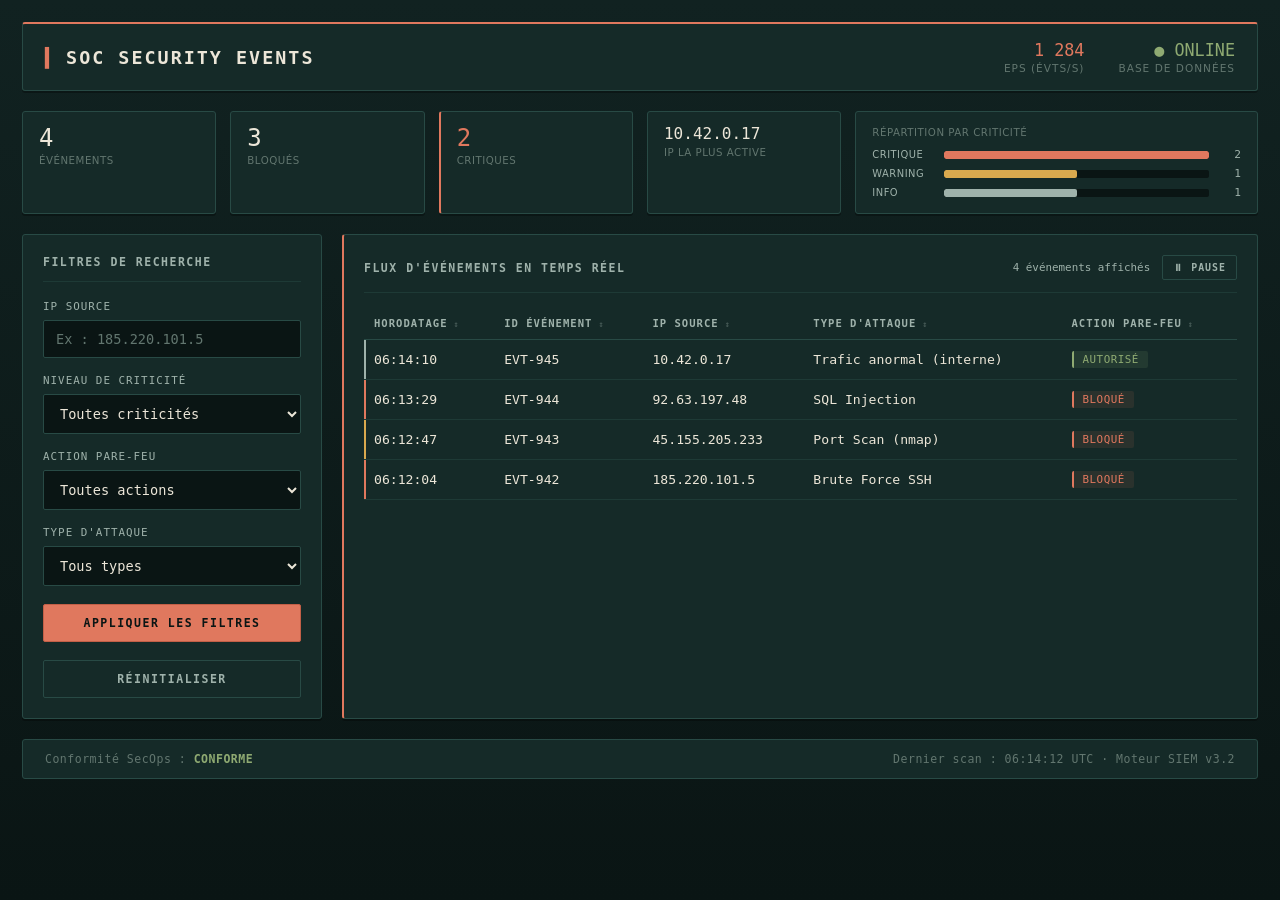
<file: TP2_MATHIEU_MARTIGNY/index.html>
<!DOCTYPE html>
<html lang="fr">
<head>
    <meta charset="UTF-8">
    <meta name="viewport" content="width=device-width, initial-scale=1.0">
    <title>SOC Security Events — Console SecOps</title>
    <link rel="stylesheet" href="styles.css">
</head>
<body>

    <!-- ÉTAPE 1.1 — Header (Flexbox à l'étape 2.3) -->
    <header class="topbar">
        <h1 class="topbar__title">SOC Security Events</h1>
        <ul class="kpi">
            <li class="kpi__item">
                <span class="kpi__value" id="eps">1 284</span>
                <span class="kpi__label">EPS (évts/s)</span>
            </li>
            <li class="kpi__item">
                <span class="kpi__value kpi__value--ok">● ONLINE</span>
                <span class="kpi__label">Base de données</span>
            </li>
        </ul>
    </header>

    <!-- Bandeau de synthèse : cartes KPI + graphe CSS (recalculés en direct) -->
    <section class="summary" aria-label="Synthèse des événements">
        <div class="stat">
            <span class="stat__value" id="stat-total">0</span>
            <span class="stat__label">Événements</span>
        </div>
        <div class="stat">
            <span class="stat__value" id="stat-blocked">0</span>
            <span class="stat__label">Bloqués</span>
        </div>
        <div class="stat stat--alert">
            <span class="stat__value" id="stat-crit">0</span>
            <span class="stat__label">Critiques</span>
        </div>
        <div class="stat">
            <span class="stat__value stat__value--ip" id="stat-topip">—</span>
            <span class="stat__label">IP la plus active</span>
        </div>
        <div class="stat stat--chart">
            <span class="stat__label">Répartition par criticité</span>
            <div class="chart" id="chart"></div>
        </div>
    </section>

    <main class="grid">

        <!-- ÉTAPE 1.2 — Formulaire de filtrage (filtres avancés) -->
        <aside class="panel filters">
            <h2 class="panel__title">Filtres de recherche</h2>
            <form class="filters__form" action="#" method="get">
                <label class="field">
                    <span class="field__label">IP source</span>
                    <input type="text" name="ip" placeholder="Ex : 185.220.101.5" aria-label="Filtrer par IP source">
                </label>
                <label class="field">
                    <span class="field__label">Niveau de criticité</span>
                    <select name="criticite">
                        <option value="">Toutes criticités</option>
                        <option value="critique">Critique</option>
                        <option value="warning">Warning</option>
                        <option value="info">Info</option>
                    </select>
                </label>
                <label class="field">
                    <span class="field__label">Action pare-feu</span>
                    <select name="action">
                        <option value="">Toutes actions</option>
                        <option value="Bloqué">Bloqué</option>
                        <option value="Autorisé">Autorisé</option>
                    </select>
                </label>
                <label class="field">
                    <span class="field__label">Type d'attaque</span>
                    <select name="type">
                        <option value="">Tous types</option>
                    </select>
                </label>
                <input type="submit" value="Appliquer les filtres" class="btn">
                <button type="button" class="btn btn--ghost filters__reset">Réinitialiser</button>
            </form>
        </aside>

        <!-- ÉTAPE 1.3 — Tableau des événements SIEM -->
        <section class="panel events">
            <div class="events__head">
                <h2 class="panel__title">Flux d'événements en temps réel</h2>
                <div class="events__controls">
                    <span class="events__count" id="count" aria-live="polite">4 événements</span>
                    <button type="button" id="toggleLive" class="btn btn--ghost btn--sm" aria-pressed="true">⏸ Pause</button>
                </div>
            </div>

            <div class="events__scroll">
                <table class="events__table">
                    <caption class="sr-only">Journal des événements de sécurité, triable et filtrable</caption>
                    <thead>
                        <tr>
                            <th scope="col"><button type="button" class="th-sort" data-key="time">Horodatage <span class="th-sort__ind"></span></button></th>
                            <th scope="col"><button type="button" class="th-sort" data-key="id">ID Événement <span class="th-sort__ind"></span></button></th>
                            <th scope="col"><button type="button" class="th-sort" data-key="ip">IP Source <span class="th-sort__ind"></span></button></th>
                            <th scope="col"><button type="button" class="th-sort" data-key="type">Type d'Attaque <span class="th-sort__ind"></span></button></th>
                            <th scope="col"><button type="button" class="th-sort" data-key="action">Action Pare-feu <span class="th-sort__ind"></span></button></th>
                        </tr>
                    </thead>
                    <tbody>
                        <!-- Lignes d'amorçage (Étape 1.3). Le script les lit puis gère le tableau. -->
                        <tr data-criticite="critique">
                            <td data-label="Horodatage">06:12:04</td>
                            <td data-label="ID Événement">EVT-942</td>
                            <td data-label="IP Source">185.220.101.5</td>
                            <td data-label="Type d'Attaque">Brute Force SSH</td>
                            <td data-label="Action Pare-feu"><span class="tag tag--blocked">Bloqué</span></td>
                        </tr>
                        <tr data-criticite="warning">
                            <td data-label="Horodatage">06:12:47</td>
                            <td data-label="ID Événement">EVT-943</td>
                            <td data-label="IP Source">45.155.205.233</td>
                            <td data-label="Type d'Attaque">Port Scan (nmap)</td>
                            <td data-label="Action Pare-feu"><span class="tag tag--blocked">Bloqué</span></td>
                        </tr>
                        <tr data-criticite="critique">
                            <td data-label="Horodatage">06:13:29</td>
                            <td data-label="ID Événement">EVT-944</td>
                            <td data-label="IP Source">92.63.197.48</td>
                            <td data-label="Type d'Attaque">SQL Injection</td>
                            <td data-label="Action Pare-feu"><span class="tag tag--blocked">Bloqué</span></td>
                        </tr>
                        <tr data-criticite="info">
                            <td data-label="Horodatage">06:14:10</td>
                            <td data-label="ID Événement">EVT-945</td>
                            <td data-label="IP Source">10.42.0.17</td>
                            <td data-label="Type d'Attaque">Trafic anormal (interne)</td>
                            <td data-label="Action Pare-feu"><span class="tag tag--allowed">Autorisé</span></td>
                        </tr>
                        <tr class="events__empty" style="display:none">
                            <td colspan="5" data-label="">Aucun événement ne correspond aux filtres.</td>
                        </tr>
                    </tbody>
                </table>
            </div>
        </section>

    </main>

    <footer class="statusbar">
        <span>Conformité SecOps : <strong class="statusbar__ok">CONFORME</strong></span>
        <span>Dernier scan : 06:14:12 UTC · Moteur SIEM v3.2</span>
    </footer>

    <script src="script.js"></script>
</body>
</html>
</file>
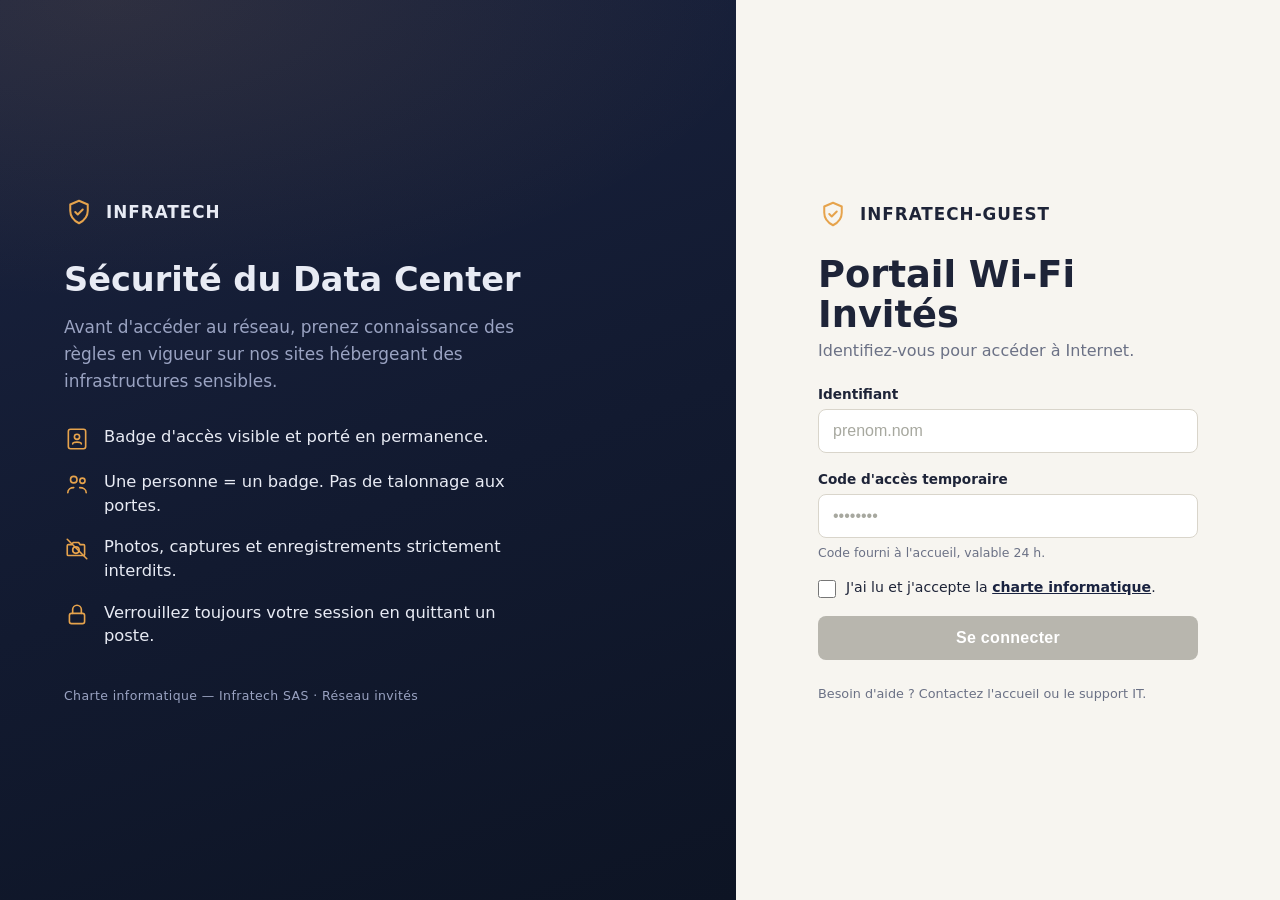
<file: TP3_MATHIEU_MARTIGNY/index.html>
<!DOCTYPE html>
<html lang="fr">
<head>
    <meta charset="UTF-8">
    <meta name="viewport" content="width=device-width, initial-scale=1.0">
    <title>Infratech-Guest — Portail Wi-Fi Invités</title>
    <link rel="stylesheet" href="styles.css">
</head>
<body>

    <main class="portal">

        <!-- ============================================================= -->
        <!-- COLONNE ILLUSTRATION (gauche) — masquée sur mobile            -->
        <!-- Consignes de sécurité physique du Data Center                -->
        <!-- ============================================================= -->
        <section class="aside">
            <div class="aside__inner">

                <div class="brand">
                    <svg class="brand__logo" viewBox="0 0 24 24" aria-hidden="true">
                        <path d="M12 3l7 3v5c0 5-3 8-7 10-4-2-7-5-7-10V6l7-3z"/>
                        <path d="M9 12l2 2 4-4"/>
                    </svg>
                    <span class="brand__name">Infratech</span>
                </div>

                <h2 class="aside__title">Sécurité du Data Center</h2>
                <p class="aside__lead">
                    Avant d'accéder au réseau, prenez connaissance des règles
                    en vigueur sur nos sites hébergeant des infrastructures sensibles.
                </p>

                <ul class="rules">
                    <li class="rule">
                        <svg class="rule__icon" viewBox="0 0 24 24" aria-hidden="true">
                            <rect x="4" y="3" width="16" height="18" rx="2"/>
                            <circle cx="12" cy="10" r="2.4"/>
                            <path d="M8 16.5c0-2.2 8-2.2 8 0"/>
                        </svg>
                        <span>Badge d'accès visible et porté en permanence.</span>
                    </li>
                    <li class="rule">
                        <svg class="rule__icon" viewBox="0 0 24 24" aria-hidden="true">
                            <circle cx="9" cy="8" r="3"/>
                            <path d="M3.5 20c0-3 2.7-4.7 5.5-4.7"/>
                            <circle cx="17" cy="9" r="2.4"/>
                            <path d="M14.5 15.4c3 0 6 1.4 6 4.6"/>
                        </svg>
                        <span>Une personne = un badge. Pas de talonnage aux portes.</span>
                    </li>
                    <li class="rule">
                        <svg class="rule__icon" viewBox="0 0 24 24" aria-hidden="true">
                            <path d="M4 8h3l1.5-2h5L15 8h3a1 1 0 0 1 1 1v8a1 1 0 0 1-1 1H4a1 1 0 0 1-1-1V9a1 1 0 0 1 1-1z"/>
                            <circle cx="11" cy="13" r="3"/>
                            <line x1="3" y1="3" x2="21" y2="21"/>
                        </svg>
                        <span>Photos, captures et enregistrements strictement interdits.</span>
                    </li>
                    <li class="rule">
                        <svg class="rule__icon" viewBox="0 0 24 24" aria-hidden="true">
                            <rect x="5" y="10.5" width="14" height="9.5" rx="2"/>
                            <path d="M8 10.5V7a4 4 0 0 1 8 0v3.5"/>
                        </svg>
                        <span>Verrouillez toujours votre session en quittant un poste.</span>
                    </li>
                </ul>

                <p class="aside__foot">Charte informatique — Infratech SAS · Réseau invités</p>
            </div>
        </section>

        <!-- ============================================================= -->
        <!-- COLONNE FORMULAIRE (droite) — toujours visible               -->
        <!-- ============================================================= -->
        <section class="login">
            <div class="login__inner">

                <div class="brand brand--light">
                    <svg class="brand__logo" viewBox="0 0 24 24" aria-hidden="true">
                        <path d="M12 3l7 3v5c0 5-3 8-7 10-4-2-7-5-7-10V6l7-3z"/>
                        <path d="M9 12l2 2 4-4"/>
                    </svg>
                    <span class="brand__name">Infratech-Guest</span>
                </div>

                <h1 class="login__title">Portail Wi-Fi Invités</h1>
                <p class="login__sub">Identifiez-vous pour accéder à Internet.</p>

                <form class="auth" action="#" method="post">
                    <label class="field">
                        <span class="field__label">Identifiant</span>
                        <input type="text" name="identifiant" autocomplete="username"
                               placeholder="prenom.nom" required>
                    </label>

                    <label class="field">
                        <span class="field__label">Code d'accès temporaire</span>
                        <input type="password" name="code" autocomplete="one-time-code"
                               placeholder="••••••••" required>
                        <span class="field__hint">Code fourni à l'accueil, valable 24 h.</span>
                    </label>

                    <label class="check">
                        <input type="checkbox" id="charte" name="charte">
                        <span>J'ai lu et j'accepte la <a href="#">charte informatique</a>.</span>
                    </label>

                    <button type="submit" id="connexion" class="btn" disabled>Se connecter</button>
                </form>

                <p class="auth__success" hidden>
                    <svg viewBox="0 0 24 24" aria-hidden="true" class="auth__check">
                        <circle cx="12" cy="12" r="9"/><path d="M8 12l3 3 5-5"/>
                    </svg>
                    Connexion réussie — accès Internet autorisé.
                </p>

                <p class="login__foot">Besoin d'aide ? Contactez l'accueil ou le support IT.</p>
            </div>
        </section>

    </main>

    <script>
        // Petit plus (hors CSS) : la charte doit être acceptée pour activer le bouton.
        const chk  = document.getElementById('charte');
        const btn  = document.getElementById('connexion');
        const form = document.querySelector('.auth');
        const ok   = document.querySelector('.auth__success');

        function sync() { btn.disabled = !chk.checked; }
        chk.addEventListener('change', sync);
        sync();

        form.addEventListener('submit', function (e) {
            e.preventDefault();
            if (!chk.checked) return;
            form.hidden = true;
            ok.hidden = false;
        });
    </script>

</body>
</html>
</file>
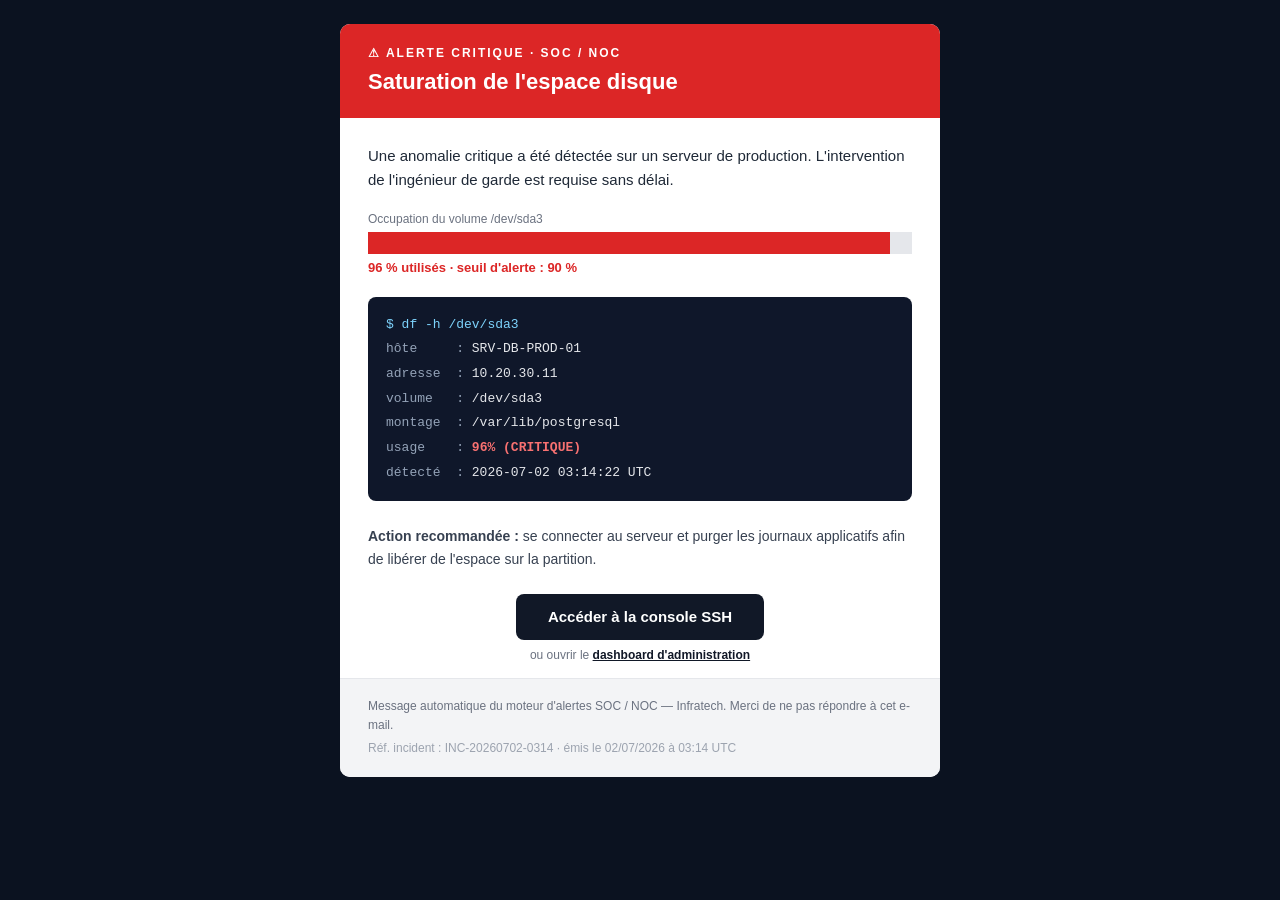
<file: TP4_MATHIEU_MARTIGNY/index.html>
<!DOCTYPE html>
<html lang="fr" xmlns:v="urn:schemas-microsoft-com:vml" xmlns:o="urn:schemas-microsoft-com:office:office">
<head>
    <meta charset="UTF-8">
    <meta name="viewport" content="width=device-width, initial-scale=1.0">
    <meta name="x-apple-disable-message-reformatting">
    <title>Alerte critique SOC/NOC</title>
    <!--
        SPEC 1 - Squelette : aucune feuille CSS externe, aucune balise de style
        globale dans l'en-tete. Chaque element stylise porte son propre attribut
        style="" en ligne. Le seul en-tete present ne sert qu'aux metadonnees.
    -->
</head>
<body style="margin:0; padding:0; background-color:#0b1220;">

    <!-- Texte d'aperçu (preheader) masqué : ce que voit l'ingénieur dans la liste des mails -->
    <div style="display:none; max-height:0; overflow:hidden; mso-hide:all;">
        [CRITIQUE] SRV-DB-PROD-01 — /dev/sda3 à 96% — intervention immédiate requise.
    </div>

    <!-- SPEC 2 — Tableau principal de centrage (100%) = fond sombre -->
    <table role="presentation" width="100%" cellpadding="0" cellspacing="0" border="0"
           style="border-collapse:collapse; background-color:#0b1220;">
        <tr>
            <td align="center" style="padding:24px 12px;">

                <!--[if mso]>
                <table role="presentation" width="600" cellpadding="0" cellspacing="0" border="0"><tr><td>
                <![endif]-->

                <!-- SPEC 2 — Conteneur centré, 100% mais limité à max-width:600px -->
                <table role="presentation" width="100%" cellpadding="0" cellspacing="0" border="0"
                       style="border-collapse:collapse; width:100%; max-width:600px; margin:0 auto; background-color:#ffffff; border-radius:10px; overflow:hidden;">

                    <!-- SPEC 3 — Bandeau rouge vif #dc2626 = CRITIQUE -->
                    <tr>
                        <td bgcolor="#dc2626" style="background-color:#dc2626; padding:22px 28px;">
                            <div style="font-family:Arial,Helvetica,sans-serif; color:#ffffff; font-size:12px; font-weight:bold; letter-spacing:2px;">
                                &#9888; ALERTE CRITIQUE &middot; SOC / NOC
                            </div>
                            <div style="font-family:Arial,Helvetica,sans-serif; color:#ffffff; font-size:22px; font-weight:bold; line-height:1.25; margin-top:8px;">
                                Saturation de l'espace disque
                            </div>
                        </td>
                    </tr>

                    <!-- Corps du message -->
                    <tr>
                        <td style="padding:26px 28px 8px 28px;">
                            <p style="font-family:Arial,Helvetica,sans-serif; font-size:15px; line-height:1.6; color:#1f2937; margin:0 0 20px 0;">
                                Une anomalie critique a été détectée sur un serveur de production.
                                L'intervention de l'ingénieur de garde est requise sans délai.
                            </p>

                            <!-- Barre d'utilisation 96% construite en TABLEAU (pas d'image) -->
                            <div style="font-family:Arial,Helvetica,sans-serif; font-size:12px; color:#6b7280; margin:0 0 6px 0;">
                                Occupation du volume /dev/sda3
                            </div>
                            <table role="presentation" width="100%" cellpadding="0" cellspacing="0" border="0" style="border-collapse:collapse; margin-bottom:6px;">
                                <tr>
                                    <td width="96%" bgcolor="#dc2626" style="background-color:#dc2626; height:22px; font-size:0; line-height:0;">&nbsp;</td>
                                    <td width="4%" bgcolor="#e5e7eb" style="background-color:#e5e7eb; height:22px; font-size:0; line-height:0;">&nbsp;</td>
                                </tr>
                            </table>
                            <div style="font-family:Arial,Helvetica,sans-serif; font-size:13px; font-weight:bold; color:#dc2626; margin:0 0 22px 0;">
                                96 % utilisés &middot; seuil d'alerte : 90 %
                            </div>

                            <!-- SPEC 4 — Variables système en TEXTE monospace (résilient, non-image) -->
                            <table role="presentation" width="100%" cellpadding="0" cellspacing="0" border="0" style="border-collapse:collapse; margin-bottom:24px;">
                                <tr>
                                    <td bgcolor="#0f172a" style="background-color:#0f172a; padding:16px 18px; border-radius:8px;">
                                        <div style="font-family:Consolas,'Courier New',monospace; font-size:13px; line-height:1.9; color:#e5e7eb;">
                                            <span style="color:#7dd3fc;">$ df -h /dev/sda3</span><br>
                                            <span style="color:#94a3b8;">hôte&nbsp;&nbsp;&nbsp;&nbsp;&nbsp;:</span> SRV-DB-PROD-01<br>
                                            <span style="color:#94a3b8;">adresse&nbsp;&nbsp;:</span> 10.20.30.11<br>
                                            <span style="color:#94a3b8;">volume&nbsp;&nbsp;&nbsp;:</span> /dev/sda3<br>
                                            <span style="color:#94a3b8;">montage&nbsp;&nbsp;:</span> /var/lib/postgresql<br>
                                            <span style="color:#94a3b8;">usage&nbsp;&nbsp;&nbsp;&nbsp;:</span> <span style="color:#f87171; font-weight:bold;">96% (CRITIQUE)</span><br>
                                            <span style="color:#94a3b8;">détecté&nbsp;&nbsp;:</span> 2026-07-02 03:14:22 UTC
                                        </div>
                                    </td>
                                </tr>
                            </table>

                            <p style="font-family:Arial,Helvetica,sans-serif; font-size:14px; line-height:1.6; color:#374151; margin:0 0 24px 0;">
                                <strong>Action recommandée :</strong> se connecter au serveur et purger
                                les journaux applicatifs afin de libérer de l'espace sur la partition.
                            </p>

                            <!-- SPEC 5 — Bouton CTA construit avec une CELLULE de tableau stylisée -->
                            <table role="presentation" cellpadding="0" cellspacing="0" border="0" align="center" style="margin:0 auto 8px auto;">
                                <tr>
                                    <td align="center" bgcolor="#111827" style="background-color:#111827; border-radius:8px; padding:14px 32px;">
                                        <a href="https://ssh.infratech.local/console?host=SRV-DB-PROD-01"
                                           style="font-family:Arial,Helvetica,sans-serif; font-size:15px; font-weight:bold; color:#ffffff; text-decoration:none; display:inline-block;">
                                            Accéder à la console SSH
                                        </a>
                                    </td>
                                </tr>
                            </table>
                            <div style="text-align:center; font-family:Arial,Helvetica,sans-serif; font-size:12px; color:#6b7280; padding-bottom:8px;">
                                ou ouvrir le
                                <a href="https://admin.infratech.local/dashboard" style="color:#111827; font-weight:bold;">dashboard d'administration</a>
                            </div>
                        </td>
                    </tr>

                    <!-- Pied de page -->
                    <tr>
                        <td bgcolor="#f3f4f6" style="background-color:#f3f4f6; padding:18px 28px; border-top:1px solid #e5e7eb;">
                            <div style="font-family:Arial,Helvetica,sans-serif; font-size:12px; line-height:1.6; color:#6b7280;">
                                Message automatique du moteur d'alertes SOC / NOC — Infratech. Merci de ne pas répondre à cet e-mail.
                            </div>
                            <div style="font-family:Arial,Helvetica,sans-serif; font-size:12px; line-height:1.6; color:#9ca3af; margin-top:4px;">
                                Réf. incident : INC-20260702-0314 &middot; émis le 02/07/2026 à 03:14 UTC
                            </div>
                        </td>
                    </tr>

                </table>

                <!--[if mso]>
                </td></tr></table>
                <![endif]-->

            </td>
        </tr>
    </table>

</body>
</html>
</file>
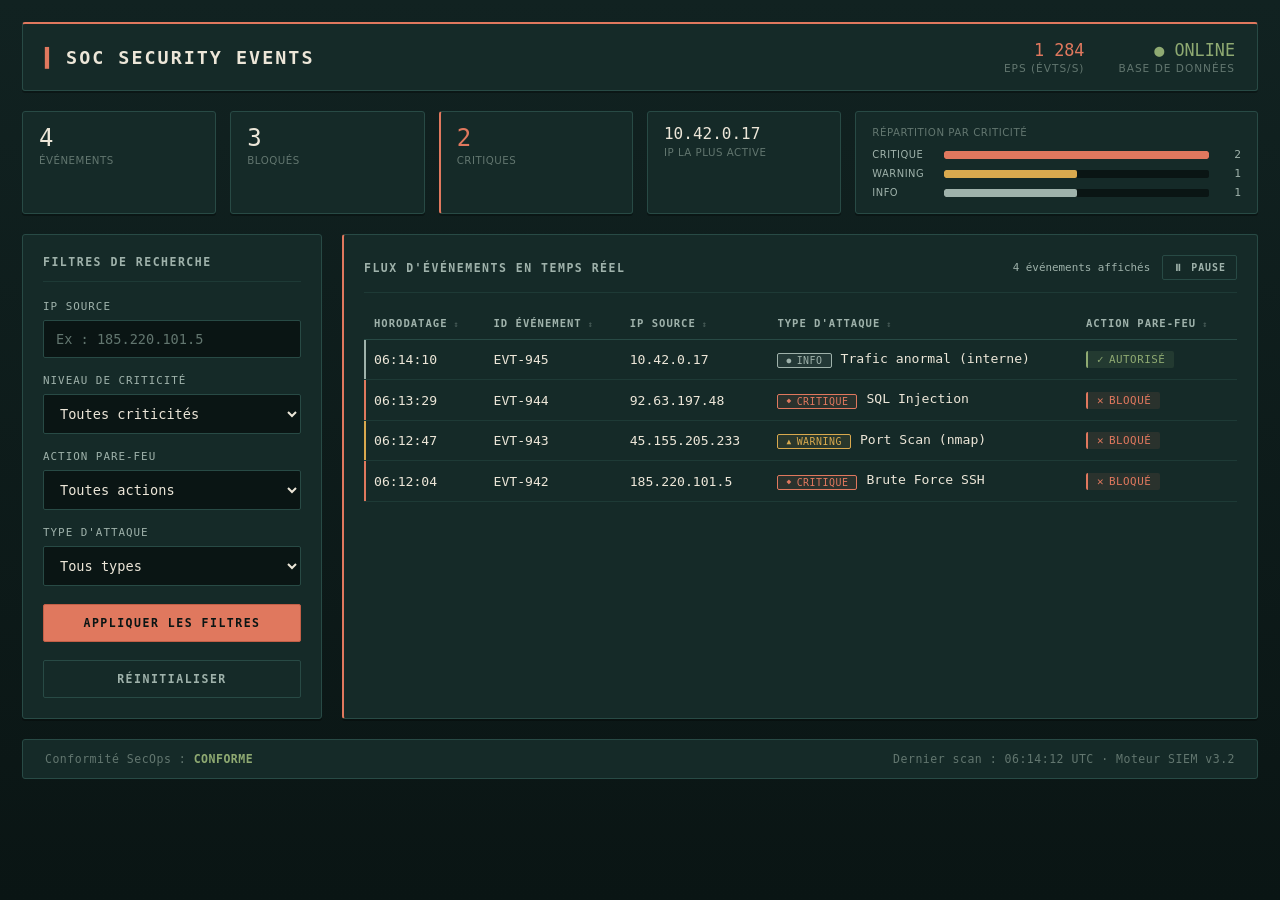
<file: TP5_MATHIEU_MARTIGNY/index.html>
<!DOCTYPE html>
<html lang="fr">
<head>
    <meta charset="UTF-8">
    <!-- SPEC 1 — viewport-fit=cover est OBLIGATOIRE pour que les fonctions
         env(safe-area-inset-*) renvoient les marges de l'encoche dans la WebView. -->
    <meta name="viewport" content="width=device-width, initial-scale=1.0, viewport-fit=cover">
    <meta name="color-scheme" content="dark">
    <title>Console NOC — Supervision temps réel</title>
    <link rel="stylesheet" href="styles.css">
</head>
<body>

    <!-- ÉTAPE 1.1 — Header (Flexbox à l'étape 2.3) -->
    <header class="topbar">
        <h1 class="topbar__title">SOC Security Events</h1>
        <ul class="kpi">
            <li class="kpi__item">
                <span class="kpi__value" id="eps">1 284</span>
                <span class="kpi__label">EPS (évts/s)</span>
            </li>
            <li class="kpi__item">
                <span class="kpi__value kpi__value--ok">● ONLINE</span>
                <span class="kpi__label">Base de données</span>
            </li>
        </ul>
    </header>

    <!-- Bandeau de synthèse : cartes KPI + graphe CSS (recalculés en direct) -->
    <section class="summary" aria-label="Synthèse des événements">
        <div class="stat">
            <span class="stat__value" id="stat-total">0</span>
            <span class="stat__label">Événements</span>
        </div>
        <div class="stat">
            <span class="stat__value" id="stat-blocked">0</span>
            <span class="stat__label">Bloqués</span>
        </div>
        <div class="stat stat--alert">
            <span class="stat__value" id="stat-crit">0</span>
            <span class="stat__label">Critiques</span>
        </div>
        <div class="stat">
            <span class="stat__value stat__value--ip" id="stat-topip">—</span>
            <span class="stat__label">IP la plus active</span>
        </div>
        <div class="stat stat--chart">
            <span class="stat__label">Répartition par criticité</span>
            <div class="chart" id="chart"></div>
        </div>
    </section>

    <main class="grid">

        <!-- ÉTAPE 1.2 — Formulaire de filtrage (filtres avancés) -->
        <aside class="panel filters">
            <h2 class="panel__title">Filtres de recherche</h2>
            <form class="filters__form" action="#" method="get">
                <label class="field">
                    <span class="field__label">IP source</span>
                    <input type="text" name="ip" placeholder="Ex : 185.220.101.5" aria-label="Filtrer par IP source">
                </label>
                <label class="field">
                    <span class="field__label">Niveau de criticité</span>
                    <select name="criticite">
                        <option value="">Toutes criticités</option>
                        <option value="critique">Critique</option>
                        <option value="warning">Warning</option>
                        <option value="info">Info</option>
                    </select>
                </label>
                <label class="field">
                    <span class="field__label">Action pare-feu</span>
                    <select name="action">
                        <option value="">Toutes actions</option>
                        <option value="Bloqué">Bloqué</option>
                        <option value="Autorisé">Autorisé</option>
                    </select>
                </label>
                <label class="field">
                    <span class="field__label">Type d'attaque</span>
                    <select name="type">
                        <option value="">Tous types</option>
                    </select>
                </label>
                <input type="submit" value="Appliquer les filtres" class="btn">
                <button type="button" class="btn btn--ghost filters__reset">Réinitialiser</button>
            </form>
        </aside>

        <!-- ÉTAPE 1.3 — Tableau des événements SIEM -->
        <section class="panel events">
            <div class="events__head">
                <h2 class="panel__title">Flux d'événements en temps réel</h2>
                <div class="events__controls">
                    <span class="events__count" id="count" role="status" aria-live="polite">4 événements</span>
                    <button type="button" id="toggleLive" class="btn btn--ghost btn--sm" aria-pressed="true">⏸ Pause</button>
                </div>
            </div>

            <!-- SPEC 2 — Région live "alerte" : le lecteur d'écran annonce
                 immédiatement chaque nouvel événement CRITIQUE injecté. -->
            <div id="critAlert" class="crit-banner" role="alert" aria-live="assertive" hidden>
                <span class="crit-banner__ico" aria-hidden="true">◆</span>
                <span id="critAlertText"></span>
            </div>

            <div class="events__scroll">
                <table class="events__table">
                    <caption class="sr-only">Journal des événements de sécurité, triable et filtrable</caption>
                    <thead>
                        <tr>
                            <th scope="col"><button type="button" class="th-sort" data-key="time">Horodatage <span class="th-sort__ind"></span></button></th>
                            <th scope="col"><button type="button" class="th-sort" data-key="id">ID Événement <span class="th-sort__ind"></span></button></th>
                            <th scope="col"><button type="button" class="th-sort" data-key="ip">IP Source <span class="th-sort__ind"></span></button></th>
                            <th scope="col"><button type="button" class="th-sort" data-key="type">Type d'Attaque <span class="th-sort__ind"></span></button></th>
                            <th scope="col"><button type="button" class="th-sort" data-key="action">Action Pare-feu <span class="th-sort__ind"></span></button></th>
                        </tr>
                    </thead>
                    <tbody>
                        <!-- Lignes d'amorçage. SPEC 2 : statut à DOUBLE CODAGE -->
                        <!-- (icône de forme + texte + couleur), lisible en cas de daltonisme. -->
                        <tr data-criticite="critique">
                            <td data-label="Horodatage">06:12:04</td>
                            <td data-label="ID Événement">EVT-942</td>
                            <td data-label="IP Source">185.220.101.5</td>
                            <td data-label="Type d'Attaque" data-type="Brute Force SSH"><span class="crit crit--critique"><span class="crit__ico" aria-hidden="true">◆</span> Critique</span>Brute Force SSH</td>
                            <td data-label="Action Pare-feu" data-action="Bloqué"><span class="tag tag--blocked"><span aria-hidden="true">✕</span> Bloqué</span></td>
                        </tr>
                        <tr data-criticite="warning">
                            <td data-label="Horodatage">06:12:47</td>
                            <td data-label="ID Événement">EVT-943</td>
                            <td data-label="IP Source">45.155.205.233</td>
                            <td data-label="Type d'Attaque" data-type="Port Scan (nmap)"><span class="crit crit--warning"><span class="crit__ico" aria-hidden="true">▲</span> Warning</span>Port Scan (nmap)</td>
                            <td data-label="Action Pare-feu" data-action="Bloqué"><span class="tag tag--blocked"><span aria-hidden="true">✕</span> Bloqué</span></td>
                        </tr>
                        <tr data-criticite="critique">
                            <td data-label="Horodatage">06:13:29</td>
                            <td data-label="ID Événement">EVT-944</td>
                            <td data-label="IP Source">92.63.197.48</td>
                            <td data-label="Type d'Attaque" data-type="SQL Injection"><span class="crit crit--critique"><span class="crit__ico" aria-hidden="true">◆</span> Critique</span>SQL Injection</td>
                            <td data-label="Action Pare-feu" data-action="Bloqué"><span class="tag tag--blocked"><span aria-hidden="true">✕</span> Bloqué</span></td>
                        </tr>
                        <tr data-criticite="info">
                            <td data-label="Horodatage">06:14:10</td>
                            <td data-label="ID Événement">EVT-945</td>
                            <td data-label="IP Source">10.42.0.17</td>
                            <td data-label="Type d'Attaque" data-type="Trafic anormal (interne)"><span class="crit crit--info"><span class="crit__ico" aria-hidden="true">●</span> Info</span>Trafic anormal (interne)</td>
                            <td data-label="Action Pare-feu" data-action="Autorisé"><span class="tag tag--allowed"><span aria-hidden="true">✓</span> Autorisé</span></td>
                        </tr>
                        <tr class="events__empty" style="display:none">
                            <td colspan="5" data-label="">Aucun événement ne correspond aux filtres.</td>
                        </tr>
                    </tbody>
                </table>
            </div>
        </section>

    </main>

    <footer class="statusbar">
        <span>Conformité SecOps : <strong class="statusbar__ok">CONFORME</strong></span>
        <span>Dernier scan : 06:14:12 UTC · Moteur SIEM v3.2</span>
    </footer>

    <script src="script.js"></script>
</body>
</html>
</file>
<file: TP2_MATHIEU_MARTIGNY/styles.css>
/* ================================================================= */
/*  TP02.5 — Console SOC · pétrole + corail · version enrichie        */
/* ================================================================= */

:root {
    --bg-haut:   #112221;
    --bg-bas:    #0a1514;
    --panneau:   #152a28;
    --panneau-2: #1a3331;
    --filet:      #284a45;
    --filet-doux: #1e3a36;
    --texte:   #ece6d8;
    --attenue: #9fb2ab;
    --pale:    #62766f;
    --corail:   #e0785e;
    --corail-2: #c25f47;
    --moutarde: #d9a94e;
    --sauge:    #8faa72;
    --mono: ui-monospace, "SF Mono", "JetBrains Mono", "Cascadia Code", Menlo, Consolas, monospace;
    --sans: "Segoe UI", system-ui, -apple-system, Roboto, sans-serif;
}

* { margin: 0; padding: 0; box-sizing: border-box; }

body {
    font-family: var(--sans);
    color: var(--texte);
    min-height: 100vh;
    padding: 22px;
    background: linear-gradient(180deg, var(--bg-haut) 0%, var(--bg-bas) 100%);   /* ÉTAPE 2.1 */
    background-attachment: fixed;
}

/* Utilitaire lecteur d'écran */
.sr-only {
    position: absolute; width: 1px; height: 1px;
    padding: 0; margin: -1px; overflow: hidden;
    clip: rect(0, 0, 0, 0); white-space: nowrap; border: 0;
}

/* Focus clavier visible (accessibilité) */
a:focus-visible, button:focus-visible,
input:focus-visible, select:focus-visible {
    outline: 2px solid var(--corail);
    outline-offset: 2px;
}

/* ÉTAPE 2.3 — FLEXBOX : header ----------------------------------- */
.topbar {
    display: flex; justify-content: space-between; align-items: center;
    padding: 16px 22px; margin-bottom: 20px;
    background: var(--panneau);
    border: 1px solid var(--filet); border-top: 2px solid var(--corail);
    border-radius: 3px; box-shadow: 0 2px 0 rgba(0,0,0,.30);   /* ÉTAPE 2.1 */
}
.topbar__title {
    font-family: var(--mono); font-size: 1.15rem; font-weight: 600;
    letter-spacing: 2px; text-transform: uppercase;
}
.topbar__title::before { content: "▍"; color: var(--corail); margin-right: 8px; }
.kpi { display: flex; gap: 34px; list-style: none; }
.kpi__item { display: flex; flex-direction: column; align-items: flex-end; }
.kpi__value { font-family: var(--mono); font-size: 1.05rem; color: var(--corail); }
.kpi__value--ok { color: var(--sauge); }
.kpi__label { font-size: .66rem; letter-spacing: 1px; text-transform: uppercase; color: var(--pale); margin-top: 2px; }

/* Bandeau synthèse : cartes KPI + graphe ------------------------- */
.summary {
    display: grid;
    grid-template-columns: repeat(auto-fit, minmax(150px, 1fr));
    gap: 14px; margin-bottom: 20px;
}
.stat {
    display: flex; flex-direction: column; gap: 4px;
    background: var(--panneau); border: 1px solid var(--filet);
    border-radius: 3px; padding: 14px 16px; box-shadow: 0 2px 0 rgba(0,0,0,.30);
}
.stat--alert { border-left: 2px solid var(--corail); }
.stat__value { font-family: var(--mono); font-size: 1.5rem; line-height: 1; }
.stat--alert .stat__value { color: var(--corail); }
.stat__value--ip { font-size: 1rem; }
.stat__label { font-size: .64rem; letter-spacing: .5px; text-transform: uppercase; color: var(--pale); }
.stat--chart { grid-column: span 2; }
.chart { display: flex; flex-direction: column; gap: 6px; margin-top: 6px; }
.bar { display: grid; grid-template-columns: 64px 1fr 24px; align-items: center; gap: 8px; }
.bar__label { font-size: .62rem; text-transform: uppercase; letter-spacing: .5px; color: var(--attenue); }
.bar__track { height: 8px; background: var(--bg-bas); border-radius: 2px; overflow: hidden; }
.bar__fill { display: block; height: 100%; border-radius: 2px; transition: width .4s ease; }
.bar--critique { background: var(--corail); }
.bar--warning  { background: var(--moutarde); }
.bar--info     { background: var(--attenue); }
.bar__n { font-family: var(--mono); font-size: .7rem; color: var(--attenue); text-align: right; }

/* ÉTAPE 2.2 — CSS GRID : macro-grille --------------------------- */
.grid { display: grid; grid-template-columns: 300px minmax(0, 1fr); gap: 20px; }

.panel {
    min-width: 0;
    background: var(--panneau); border: 1px solid var(--filet);
    border-radius: 3px; padding: 20px; box-shadow: 0 2px 0 rgba(0,0,0,.30);
}
.events { border-left: 2px solid var(--corail); }
.panel__title {
    font-family: var(--mono); font-size: .72rem; letter-spacing: 1.5px;
    text-transform: uppercase; color: var(--attenue);
    padding-bottom: 12px; margin-bottom: 18px; border-bottom: 1px solid var(--filet-doux);
}

/* Formulaire ----------------------------------------------------- */
.filters__form { display: flex; flex-direction: column; gap: 16px; }
.field { display: flex; flex-direction: column; gap: 7px; }
.field__label { font-family: var(--mono); font-size: .68rem; letter-spacing: 1px; text-transform: uppercase; color: var(--attenue); }
.field input[type="text"], .field select {
    width: 100%; padding: 10px 12px; font-family: var(--mono); font-size: .85rem;
    color: var(--texte); background: var(--bg-bas);
    border: 1px solid var(--filet); border-radius: 2px;
}
.field input[type="text"]::placeholder { color: var(--pale); }
.field input[type="text"]:focus, .field select:focus { outline: none; border-color: var(--corail); }

.btn {
    margin-top: 2px; padding: 11px; font-family: var(--mono); font-size: .72rem;
    font-weight: 700; letter-spacing: 1.5px; text-transform: uppercase;
    color: var(--bg-bas); background: var(--corail);
    border: 1px solid var(--corail-2); border-radius: 2px; cursor: pointer;
}
.btn:hover { background: var(--corail-2); }
.btn--ghost { color: var(--attenue); background: transparent; border: 1px solid var(--filet); }
.btn--ghost:hover { color: var(--texte); background: var(--panneau-2); border-color: var(--attenue); }
.btn--sm { margin: 0; padding: 6px 10px; font-size: .62rem; letter-spacing: 1px; }

/* En-tête du panneau événements --------------------------------- */
.events__head {
    display: flex; justify-content: space-between; align-items: center;
    gap: 12px; flex-wrap: wrap;
    padding-bottom: 12px; margin-bottom: 14px; border-bottom: 1px solid var(--filet-doux);
}
.events__head .panel__title { padding: 0; margin: 0; border: none; }
.events__controls { display: flex; align-items: center; gap: 12px; }
.events__count { font-family: var(--mono); font-size: .68rem; color: var(--attenue); }

/* Tableau + conteneur scrollable -------------------------------- */
.events__scroll { overflow-x: auto; -webkit-overflow-scrolling: touch; }
.events__table { width: 100%; min-width: 520px; border-collapse: collapse; font-family: var(--mono); font-size: .82rem; }
.events__table thead th { text-align: left; border-bottom: 1px solid var(--filet); }
.th-sort {
    all: unset; display: inline-flex; align-items: center; gap: 6px;
    padding: 10px; width: 100%; cursor: pointer;
    font-size: .66rem; letter-spacing: 1px; text-transform: uppercase; color: var(--attenue);
}
.th-sort:hover { color: var(--texte); }
.th-sort__ind::after { content: "↕"; opacity: .35; font-size: .8em; }
th[aria-sort="ascending"]  .th-sort__ind::after { content: "▲"; opacity: 1; color: var(--corail); }
th[aria-sort="descending"] .th-sort__ind::after { content: "▼"; opacity: 1; color: var(--corail); }

.events__table tbody td {
    padding: 11px 10px; border-bottom: 1px solid var(--filet-doux);
    color: var(--texte); font-variant-numeric: tabular-nums;
}
.events__table tbody tr:hover { background: var(--panneau-2); }
.events__table tbody tr[data-criticite="critique"] td:first-child { box-shadow: inset 2px 0 0 var(--corail); }
.events__table tbody tr[data-criticite="warning"]  td:first-child { box-shadow: inset 2px 0 0 var(--moutarde); }
.events__table tbody tr[data-criticite="info"]     td:first-child { box-shadow: inset 2px 0 0 var(--attenue); }

.events__empty td { text-align: center; color: var(--pale); padding: 22px 10px !important; font-style: italic; }

/* Surlignage des nouvelles lignes (flux temps réel) */
@keyframes flashNew { from { background: rgba(224,120,94,.22); } to { background: transparent; } }
.evrow.is-new { animation: flashNew 1.6s ease-out; }

/* Étiquettes d'action */
.tag { display: inline-block; padding: 2px 9px; font-size: .68rem; letter-spacing: .5px; text-transform: uppercase; border-radius: 2px; border-left: 2px solid; }
.tag--blocked { color: var(--corail); background: rgba(224,120,94,.10); border-color: var(--corail); }
.tag--allowed { color: var(--sauge);  background: rgba(143,170,114,.12); border-color: var(--sauge); }

/* Pied de page --------------------------------------------------- */
.statusbar {
    display: flex; justify-content: space-between; align-items: center; flex-wrap: wrap; gap: 8px;
    margin-top: 20px; padding: 12px 22px; font-family: var(--mono); font-size: .72rem;
    letter-spacing: .5px; color: var(--pale);
    background: var(--panneau); border: 1px solid var(--filet); border-radius: 3px;
}
.statusbar__ok { color: var(--sauge); }

/* ================================================================= */
/*  RESPONSIVE                                                       */
/* ================================================================= */

/* Tablette : grille en une colonne */
@media (max-width: 768px) {
    body { padding: 14px; }
    .grid { grid-template-columns: 1fr; }
    .topbar { flex-wrap: wrap; gap: 14px; }
    .topbar__title { font-size: 1rem; }
    .kpi { width: 100%; justify-content: flex-start; gap: 26px; }
    .kpi__item { align-items: flex-start; }
    .stat--chart { grid-column: auto; }
}

/* Smartphone : le TABLEAU devient des CARTES empilées               */
/* (meilleure réponse au problème du scroll horizontal — Jour 3)     */
@media (max-width: 620px) {
    .events__scroll { overflow: visible; }
    .events__table { min-width: 0; }
    .events__table thead {
        position: absolute; width: 1px; height: 1px;
        overflow: hidden; clip: rect(0,0,0,0); white-space: nowrap;   /* masqué mais lisible a11y */
    }
    .events__table, .events__table tbody, .events__table tr, .events__table td { display: block; }
    .events__table tr.evrow {
        border: 1px solid var(--filet); border-left: 3px solid var(--filet);
        border-radius: 4px; margin-bottom: 12px; padding: 4px 14px;
    }
    .events__table tr.evrow:hover { background: transparent; }
    .events__table tr[data-criticite="critique"] { border-left-color: var(--corail); }
    .events__table tr[data-criticite="warning"]  { border-left-color: var(--moutarde); }
    .events__table tr[data-criticite="info"]     { border-left-color: var(--attenue); }
    .events__table td {
        border: none; display: flex; justify-content: space-between; align-items: center;
        gap: 16px; padding: 7px 0;
    }
    .events__table td:first-child { box-shadow: none; }
    .events__table td::before {
        content: attr(data-label);
        color: var(--attenue); font-size: .6rem; letter-spacing: .5px; text-transform: uppercase;
    }
    .events__empty td { display: block; }
    .events__empty td::before { content: none; }
    .statusbar { flex-direction: column; align-items: flex-start; }
}

/* Respect de la préférence "réduire les animations" */
@media (prefers-reduced-motion: reduce) {
    .evrow.is-new { animation: none; }
    .bar__fill { transition: none; }
}
</file>
<file: TP3_MATHIEU_MARTIGNY/styles.css>
/* ================================================================= */
/*  TP03 — Portail Captif Wi-Fi « Infratech-Guest »                  */
/*  Media Queries · display:none sélectif · cibles 44px · clamp()    */
/* ================================================================= */

:root {
    /* Panneau sombre (illustration) */
    --ink:      #1a2340;
    --ink-2:    #121a30;
    --ink-3:    #0d1424;
    --accent:   #e6a34c;      /* accent chaud, lisible sur l'indigo */
    --on-ink:   #e8ebf4;
    --on-ink-mute: #9aa3c2;

    /* Panneau clair (formulaire) */
    --paper:    #f7f5f0;
    --card-ink: #1e2438;      /* texte foncé */
    --card-mute:#6b7185;
    --border:   #d9d5cb;
    --field-bg: #ffffff;
    --ok:       #3f8a5b;
}

* { margin: 0; padding: 0; box-sizing: border-box; }

/* L'attribut HTML [hidden] doit toujours l'emporter sur nos display: */
[hidden] { display: none !important; }

body {
    font-family: "Segoe UI", system-ui, -apple-system, Roboto, sans-serif;
    color: var(--card-ink);
    background: var(--ink-2);
}

/* ================================================================= */
/*  MISE EN PAGE — deux colonnes plein écran (Desktop)               */
/* ================================================================= */
.portal {
    min-height: 100vh;
    display: grid;
    grid-template-columns: 1.15fr 0.85fr;   /* illustration large | formulaire */
}

/* ---------- Colonne illustration (gauche) ---------- */
.aside {
    position: relative;
    color: var(--on-ink);
    background:
        radial-gradient(1100px 500px at 15% 0%, rgba(230,163,76,.10), transparent 60%),
        linear-gradient(160deg, var(--ink) 0%, var(--ink-2) 55%, var(--ink-3) 100%);
    display: flex;
    align-items: center;
    padding: clamp(28px, 5vw, 72px);
    overflow: hidden;
}
.aside__inner { max-width: 460px; }

.brand { display: flex; align-items: center; gap: 12px; margin-bottom: 34px; }
.brand__logo {
    width: 30px; height: 30px; fill: none;
    stroke: var(--accent); stroke-width: 1.6;
    stroke-linecap: round; stroke-linejoin: round;
}
.brand__name {
    font-weight: 700; letter-spacing: 1px; text-transform: uppercase;
    font-size: 1.05rem;
}

/* Typographie fluide via clamp() (spec 3) */
.aside__title {
    font-size: clamp(1.35rem, 1rem + 2.4vw, 2.1rem);
    line-height: 1.15;
    margin-bottom: 14px;
}
.aside__lead {
    font-size: clamp(0.92rem, 0.86rem + 0.5vw, 1.06rem);
    line-height: 1.6;
    color: var(--on-ink-mute);
    margin-bottom: 30px;
}

.rules { list-style: none; display: flex; flex-direction: column; gap: 18px; }
.rule { display: flex; align-items: flex-start; gap: 14px; }
.rule__icon {
    flex: 0 0 auto;
    width: 26px; height: 26px; fill: none;
    stroke: var(--accent); stroke-width: 1.5;
    stroke-linecap: round; stroke-linejoin: round;
    margin-top: 1px;
}
.rule span {
    font-size: clamp(0.9rem, 0.85rem + 0.4vw, 1.02rem);
    line-height: 1.45;
}

.aside__foot {
    margin-top: 40px;
    font-size: 0.78rem; letter-spacing: 0.4px;
    color: var(--on-ink-mute);
}

/* ---------- Colonne formulaire (droite) ---------- */
.login {
    background: var(--paper);
    display: flex;
    align-items: center;
    justify-content: center;
    padding: clamp(28px, 5vw, 56px);
}
.login__inner { width: 100%; max-width: 380px; }

.brand--light { margin-bottom: 26px; }
.brand--light .brand__name { color: var(--card-ink); }

/* Titre du portail — clamp() (spec 3) */
.login__title {
    font-size: clamp(1.6rem, 1.1rem + 2.8vw, 2.3rem);
    line-height: 1.1;
    margin-bottom: 6px;
}
.login__sub { color: var(--card-mute); margin-bottom: 26px; }

/* ---------- Formulaire ---------- */
.auth { display: flex; flex-direction: column; gap: 18px; }
.field { display: flex; flex-direction: column; gap: 7px; }
.field__label { font-size: 0.85rem; font-weight: 600; }
.field__hint { font-size: 0.78rem; color: var(--card-mute); }

.field input {
    width: 100%;
    min-height: 44px;          /* cible tactile ≥ 44px (spec 2) */
    padding: 0 14px;
    font-size: 1rem;           /* ≥ 16px : évite le zoom auto iOS (spec 2) */
    color: var(--card-ink);
    background: var(--field-bg);
    border: 1px solid var(--border);
    border-radius: 8px;
}
.field input::placeholder { color: #a7a89f; }
.field input:focus {
    outline: none;
    border-color: var(--ink);
    box-shadow: 0 0 0 3px rgba(26,35,64,.12);
}

.check { display: flex; align-items: flex-start; gap: 10px; font-size: 0.88rem; line-height: 1.4; }
.check input { width: 18px; height: 18px; margin-top: 2px; accent-color: var(--ink); flex: 0 0 auto; }
.check a { color: var(--ink); font-weight: 600; }

.btn {
    min-height: 44px;          /* cible tactile ≥ 44px (spec 2) */
    padding: 0 18px;
    font-size: 1rem; font-weight: 700; letter-spacing: 0.3px;
    color: #fff; background: var(--ink);
    border: none; border-radius: 8px; cursor: pointer;
    transition: background .15s ease;
}
.btn:hover { background: var(--ink-2); }
.btn:disabled { background: #b8b6ae; cursor: not-allowed; }

/* Message de succès */
.auth__success {
    display: flex; align-items: center; gap: 10px;
    padding: 14px 16px; border-radius: 8px;
    background: rgba(63,138,91,.12); color: var(--ok);
    font-weight: 600;
}
.auth__check { width: 22px; height: 22px; fill: none; stroke: var(--ok); stroke-width: 1.8; stroke-linecap: round; stroke-linejoin: round; }

.login__foot { margin-top: 26px; font-size: 0.8rem; color: var(--card-mute); }

/* ================================================================= */
/*  MEDIA QUERIES — bascule mobile                                   */
/* ================================================================= */

/* Tablette / smartphone : une seule colonne,                       */
/* la colonne illustration est TOTALEMENT masquée (spec 1)          */
@media (max-width: 820px) {
    .portal { grid-template-columns: 1fr; }
    .aside  { display: none; }          /* masquage sélectif -> perf mobile */
    .login  { min-height: 100vh; }
}

/* Petit smartphone : on resserre les marges                        */
@media (max-width: 420px) {
    .login { padding: 24px 20px; }
    .login__inner { max-width: 100%; }
}
</file>
<file: TP5_MATHIEU_MARTIGNY/styles.css>
/* ================================================================= */
/*  TP02.5 — Console SOC · pétrole + corail · version enrichie        */
/* ================================================================= */

:root {
    --bg-haut:   #112221;
    --bg-bas:    #0a1514;
    --panneau:   #152a28;
    --panneau-2: #1a3331;
    --filet:      #284a45;
    --filet-doux: #1e3a36;
    --texte:   #ece6d8;
    --attenue: #9fb2ab;
    --pale:    #62766f;
    --corail:   #e0785e;
    --corail-2: #c25f47;
    --moutarde: #d9a94e;
    --sauge:    #8faa72;
    --mono: ui-monospace, "SF Mono", "JetBrains Mono", "Cascadia Code", Menlo, Consolas, monospace;
    --sans: "Segoe UI", system-ui, -apple-system, Roboto, sans-serif;
}

* { margin: 0; padding: 0; box-sizing: border-box; }

/* L'attribut HTML [hidden] doit toujours l'emporter sur nos display: */
[hidden] { display: none !important; }

/* ================================================================= */
/*  SPEC 1 — COMPORTEMENT APPLICATION NATIVE (WebView)               */
/* ================================================================= */
html { -webkit-text-size-adjust: 100%; }   /* iOS ne gonfle pas le texte */

body {
    font-family: var(--sans);
    color: var(--texte);
    min-height: 100vh;

    /* Safe areas : le contenu n'est plus masqué par l'encoche / la barre d'état.
       max() garde une marge mini de 22px sur les écrans sans encoche.        */
    padding-top:    max(22px, env(safe-area-inset-top));
    padding-right:  max(22px, env(safe-area-inset-right));
    padding-bottom: max(22px, env(safe-area-inset-bottom));
    padding-left:   max(22px, env(safe-area-inset-left));

    touch-action: manipulation;             /* supprime le délai de double-tap */
    -webkit-user-select: none; user-select: none;   /* pas de sélection à l'appui long */
    -webkit-touch-callout: none;            /* pas de menu contextuel iOS */

    background: linear-gradient(180deg, var(--bg-haut) 0%, var(--bg-bas) 100%);   /* ÉTAPE 2.1 */
    background-attachment: fixed;
}

/* On RÉ-AUTORISE la sélection là où elle est utile pour un technicien :
   copier une IP dans le tableau, saisir un filtre. */
.events__table tbody td, input {
    -webkit-user-select: text; user-select: text;
}

/* Utilitaire lecteur d'écran */
.sr-only {
    position: absolute; width: 1px; height: 1px;
    padding: 0; margin: -1px; overflow: hidden;
    clip: rect(0, 0, 0, 0); white-space: nowrap; border: 0;
}

/* Focus clavier visible (accessibilité) */
a:focus-visible, button:focus-visible,
input:focus-visible, select:focus-visible {
    outline: 2px solid var(--corail);
    outline-offset: 2px;
}

/* ÉTAPE 2.3 — FLEXBOX : header ----------------------------------- */
.topbar {
    display: flex; justify-content: space-between; align-items: center;
    padding: 16px 22px; margin-bottom: 20px;
    background: var(--panneau);
    border: 1px solid var(--filet); border-top: 2px solid var(--corail);
    border-radius: 3px; box-shadow: 0 2px 0 rgba(0,0,0,.30);   /* ÉTAPE 2.1 */
}
.topbar__title {
    font-family: var(--mono); font-size: 1.15rem; font-weight: 600;
    letter-spacing: 2px; text-transform: uppercase;
}
.topbar__title::before { content: "▍"; color: var(--corail); margin-right: 8px; }
.kpi { display: flex; gap: 34px; list-style: none; }
.kpi__item { display: flex; flex-direction: column; align-items: flex-end; }
.kpi__value { font-family: var(--mono); font-size: 1.05rem; color: var(--corail); }
.kpi__value--ok { color: var(--sauge); }
.kpi__label { font-size: .66rem; letter-spacing: 1px; text-transform: uppercase; color: var(--pale); margin-top: 2px; }

/* Bandeau synthèse : cartes KPI + graphe ------------------------- */
.summary {
    display: grid;
    grid-template-columns: repeat(auto-fit, minmax(150px, 1fr));
    gap: 14px; margin-bottom: 20px;
}
.stat {
    display: flex; flex-direction: column; gap: 4px;
    background: var(--panneau); border: 1px solid var(--filet);
    border-radius: 3px; padding: 14px 16px; box-shadow: 0 2px 0 rgba(0,0,0,.30);
}
.stat--alert { border-left: 2px solid var(--corail); }
.stat__value { font-family: var(--mono); font-size: 1.5rem; line-height: 1; }
.stat--alert .stat__value { color: var(--corail); }
.stat__value--ip { font-size: 1rem; }
.stat__label { font-size: .64rem; letter-spacing: .5px; text-transform: uppercase; color: var(--pale); }
.stat--chart { grid-column: span 2; }
.chart { display: flex; flex-direction: column; gap: 6px; margin-top: 6px; }
.bar { display: grid; grid-template-columns: 64px 1fr 24px; align-items: center; gap: 8px; }
.bar__label { font-size: .62rem; text-transform: uppercase; letter-spacing: .5px; color: var(--attenue); }
.bar__track { height: 8px; background: var(--bg-bas); border-radius: 2px; overflow: hidden; }
.bar__fill { display: block; height: 100%; border-radius: 2px; transition: width .4s ease; }
.bar--critique { background: var(--corail); }
.bar--warning  { background: var(--moutarde); }
.bar--info     { background: var(--attenue); }
.bar__n { font-family: var(--mono); font-size: .7rem; color: var(--attenue); text-align: right; }

/* ÉTAPE 2.2 — CSS GRID : macro-grille --------------------------- */
.grid { display: grid; grid-template-columns: 300px minmax(0, 1fr); gap: 20px; }

.panel {
    min-width: 0;
    background: var(--panneau); border: 1px solid var(--filet);
    border-radius: 3px; padding: 20px; box-shadow: 0 2px 0 rgba(0,0,0,.30);
}
.events { border-left: 2px solid var(--corail); }
.panel__title {
    font-family: var(--mono); font-size: .72rem; letter-spacing: 1.5px;
    text-transform: uppercase; color: var(--attenue);
    padding-bottom: 12px; margin-bottom: 18px; border-bottom: 1px solid var(--filet-doux);
}

/* Formulaire ----------------------------------------------------- */
.filters__form { display: flex; flex-direction: column; gap: 16px; }
.field { display: flex; flex-direction: column; gap: 7px; }
.field__label { font-family: var(--mono); font-size: .68rem; letter-spacing: 1px; text-transform: uppercase; color: var(--attenue); }
.field input[type="text"], .field select {
    width: 100%; padding: 10px 12px; font-family: var(--mono); font-size: .85rem;
    color: var(--texte); background: var(--bg-bas);
    border: 1px solid var(--filet); border-radius: 2px;
}
.field input[type="text"]::placeholder { color: var(--pale); }
.field input[type="text"]:focus, .field select:focus { outline: none; border-color: var(--corail); }

.btn {
    margin-top: 2px; padding: 11px; font-family: var(--mono); font-size: .72rem;
    font-weight: 700; letter-spacing: 1.5px; text-transform: uppercase;
    color: var(--bg-bas); background: var(--corail);
    border: 1px solid var(--corail-2); border-radius: 2px; cursor: pointer;
}
.btn:hover { background: var(--corail-2); }
.btn--ghost { color: var(--attenue); background: transparent; border: 1px solid var(--filet); }
.btn--ghost:hover { color: var(--texte); background: var(--panneau-2); border-color: var(--attenue); }
.btn--sm { margin: 0; padding: 6px 10px; font-size: .62rem; letter-spacing: 1px; }

/* En-tête du panneau événements --------------------------------- */
.events__head {
    display: flex; justify-content: space-between; align-items: center;
    gap: 12px; flex-wrap: wrap;
    padding-bottom: 12px; margin-bottom: 14px; border-bottom: 1px solid var(--filet-doux);
}
.events__head .panel__title { padding: 0; margin: 0; border: none; }
.events__controls { display: flex; align-items: center; gap: 12px; }
.events__count { font-family: var(--mono); font-size: .68rem; color: var(--attenue); }

/* Tableau + conteneur scrollable -------------------------------- */
.events__scroll { overflow-x: auto; -webkit-overflow-scrolling: touch; }
.events__table { width: 100%; min-width: 520px; border-collapse: collapse; font-family: var(--mono); font-size: .82rem; }
.events__table thead th { text-align: left; border-bottom: 1px solid var(--filet); }
.th-sort {
    all: unset; display: inline-flex; align-items: center; gap: 6px;
    padding: 10px; width: 100%; cursor: pointer;
    font-size: .66rem; letter-spacing: 1px; text-transform: uppercase; color: var(--attenue);
}
.th-sort:hover { color: var(--texte); }
.th-sort__ind::after { content: "↕"; opacity: .35; font-size: .8em; }
th[aria-sort="ascending"]  .th-sort__ind::after { content: "▲"; opacity: 1; color: var(--corail); }
th[aria-sort="descending"] .th-sort__ind::after { content: "▼"; opacity: 1; color: var(--corail); }

.events__table tbody td {
    padding: 11px 10px; border-bottom: 1px solid var(--filet-doux);
    color: var(--texte); font-variant-numeric: tabular-nums;
}
.events__table tbody tr:hover { background: var(--panneau-2); }
.events__table tbody tr[data-criticite="critique"] td:first-child { box-shadow: inset 2px 0 0 var(--corail); }
.events__table tbody tr[data-criticite="warning"]  td:first-child { box-shadow: inset 2px 0 0 var(--moutarde); }
.events__table tbody tr[data-criticite="info"]     td:first-child { box-shadow: inset 2px 0 0 var(--attenue); }

.events__empty td { text-align: center; color: var(--pale); padding: 22px 10px !important; font-style: italic; }

/* Surlignage des nouvelles lignes (flux temps réel) */
@keyframes flashNew { from { background: rgba(224,120,94,.22); } to { background: transparent; } }
.evrow.is-new { animation: flashNew 1.6s ease-out; }

/* Étiquettes d'action */
.tag { display: inline-flex; align-items: center; gap: 5px; padding: 2px 9px; font-size: .68rem; letter-spacing: .5px; text-transform: uppercase; border-radius: 2px; border-left: 2px solid; }
.tag--blocked { color: var(--corail); background: rgba(224,120,94,.10); border-color: var(--corail); }
.tag--allowed { color: var(--sauge);  background: rgba(143,170,114,.12); border-color: var(--sauge); }

/* Pied de page --------------------------------------------------- */
.statusbar {
    display: flex; justify-content: space-between; align-items: center; flex-wrap: wrap; gap: 8px;
    margin-top: 20px; padding: 12px 22px; font-family: var(--mono); font-size: .72rem;
    letter-spacing: .5px; color: var(--pale);
    background: var(--panneau); border: 1px solid var(--filet); border-radius: 3px;
}
.statusbar__ok { color: var(--sauge); }

/* ================================================================= */
/*  RESPONSIVE                                                       */
/* ================================================================= */

/* Tablette : grille en une colonne */
@media (max-width: 768px) {
    body {
        padding-top:    max(14px, env(safe-area-inset-top));
        padding-right:  max(14px, env(safe-area-inset-right));
        padding-bottom: max(14px, env(safe-area-inset-bottom));
        padding-left:   max(14px, env(safe-area-inset-left));
    }
    .grid { grid-template-columns: 1fr; }
    .topbar { flex-wrap: wrap; gap: 14px; }
    .topbar__title { font-size: 1rem; }
    .kpi { width: 100%; justify-content: flex-start; gap: 26px; }
    .kpi__item { align-items: flex-start; }
    .stat--chart { grid-column: auto; }
}

/* Smartphone : le TABLEAU devient des CARTES empilées               */
/* (meilleure réponse au problème du scroll horizontal — Jour 3)     */
@media (max-width: 620px) {
    .events__scroll { overflow: visible; }
    .events__table { min-width: 0; }
    .events__table thead {
        position: absolute; width: 1px; height: 1px;
        overflow: hidden; clip: rect(0,0,0,0); white-space: nowrap;   /* masqué mais lisible a11y */
    }
    .events__table, .events__table tbody, .events__table tr, .events__table td { display: block; }
    .events__table tr.evrow {
        border: 1px solid var(--filet); border-left: 3px solid var(--filet);
        border-radius: 4px; margin-bottom: 12px; padding: 4px 14px;
    }
    .events__table tr.evrow:hover { background: transparent; }
    .events__table tr[data-criticite="critique"] { border-left-color: var(--corail); }
    .events__table tr[data-criticite="warning"]  { border-left-color: var(--moutarde); }
    .events__table tr[data-criticite="info"]     { border-left-color: var(--attenue); }
    .events__table td {
        border: none; display: flex; justify-content: space-between; align-items: center;
        gap: 16px; padding: 7px 0;
    }
    .events__table td:first-child { box-shadow: none; }
    .events__table td::before {
        content: attr(data-label);
        color: var(--attenue); font-size: .6rem; letter-spacing: .5px; text-transform: uppercase;
    }
    .events__empty td { display: block; }
    .events__empty td::before { content: none; }
    .statusbar { flex-direction: column; align-items: flex-start; }
}

/* Respect de la préférence "réduire les animations" */
@media (prefers-reduced-motion: reduce) {
    .evrow.is-new { animation: none; }
    .bar__fill { transition: none; }
}

/* ================================================================= */
/*  SPEC 2 — ACCESSIBILITÉ : double codage des statuts               */
/*  (forme + texte + couleur) pour être lisible en cas de daltonisme */
/* ================================================================= */

/* Pastille de criticité affichée devant le type d'attaque */
.crit {
    display: inline-flex; align-items: center; gap: 5px;
    margin-right: 9px; padding: 1px 8px;
    font-size: .62rem; letter-spacing: .5px; text-transform: uppercase;
    border: 1px solid; border-radius: 2px; white-space: nowrap;
}
.crit__ico { font-size: .8em; line-height: 1; }
/* Chaque niveau = une FORME distincte (◆ ▲ ●) + un texte + une couleur */
.crit--critique { color: var(--corail);   border-color: var(--corail);   background: rgba(224,120,94,.10); }
.crit--warning  { color: var(--moutarde); border-color: var(--moutarde); background: rgba(217,169,78,.10); }
.crit--info     { color: var(--attenue);  border-color: var(--attenue);  background: rgba(159,178,171,.10); }

/* Bannière d'alerte critique (région live role="alert") */
.crit-banner {
    display: flex; align-items: center; gap: 10px;
    margin-bottom: 14px; padding: 10px 14px;
    border: 1px solid var(--corail); border-left: 3px solid var(--corail); border-radius: 3px;
    background: rgba(224,120,94,.12); color: var(--corail);
    font-family: var(--mono); font-size: .72rem; letter-spacing: .3px;
}
.crit-banner__ico { font-size: 1rem; line-height: 1; }
</file>
